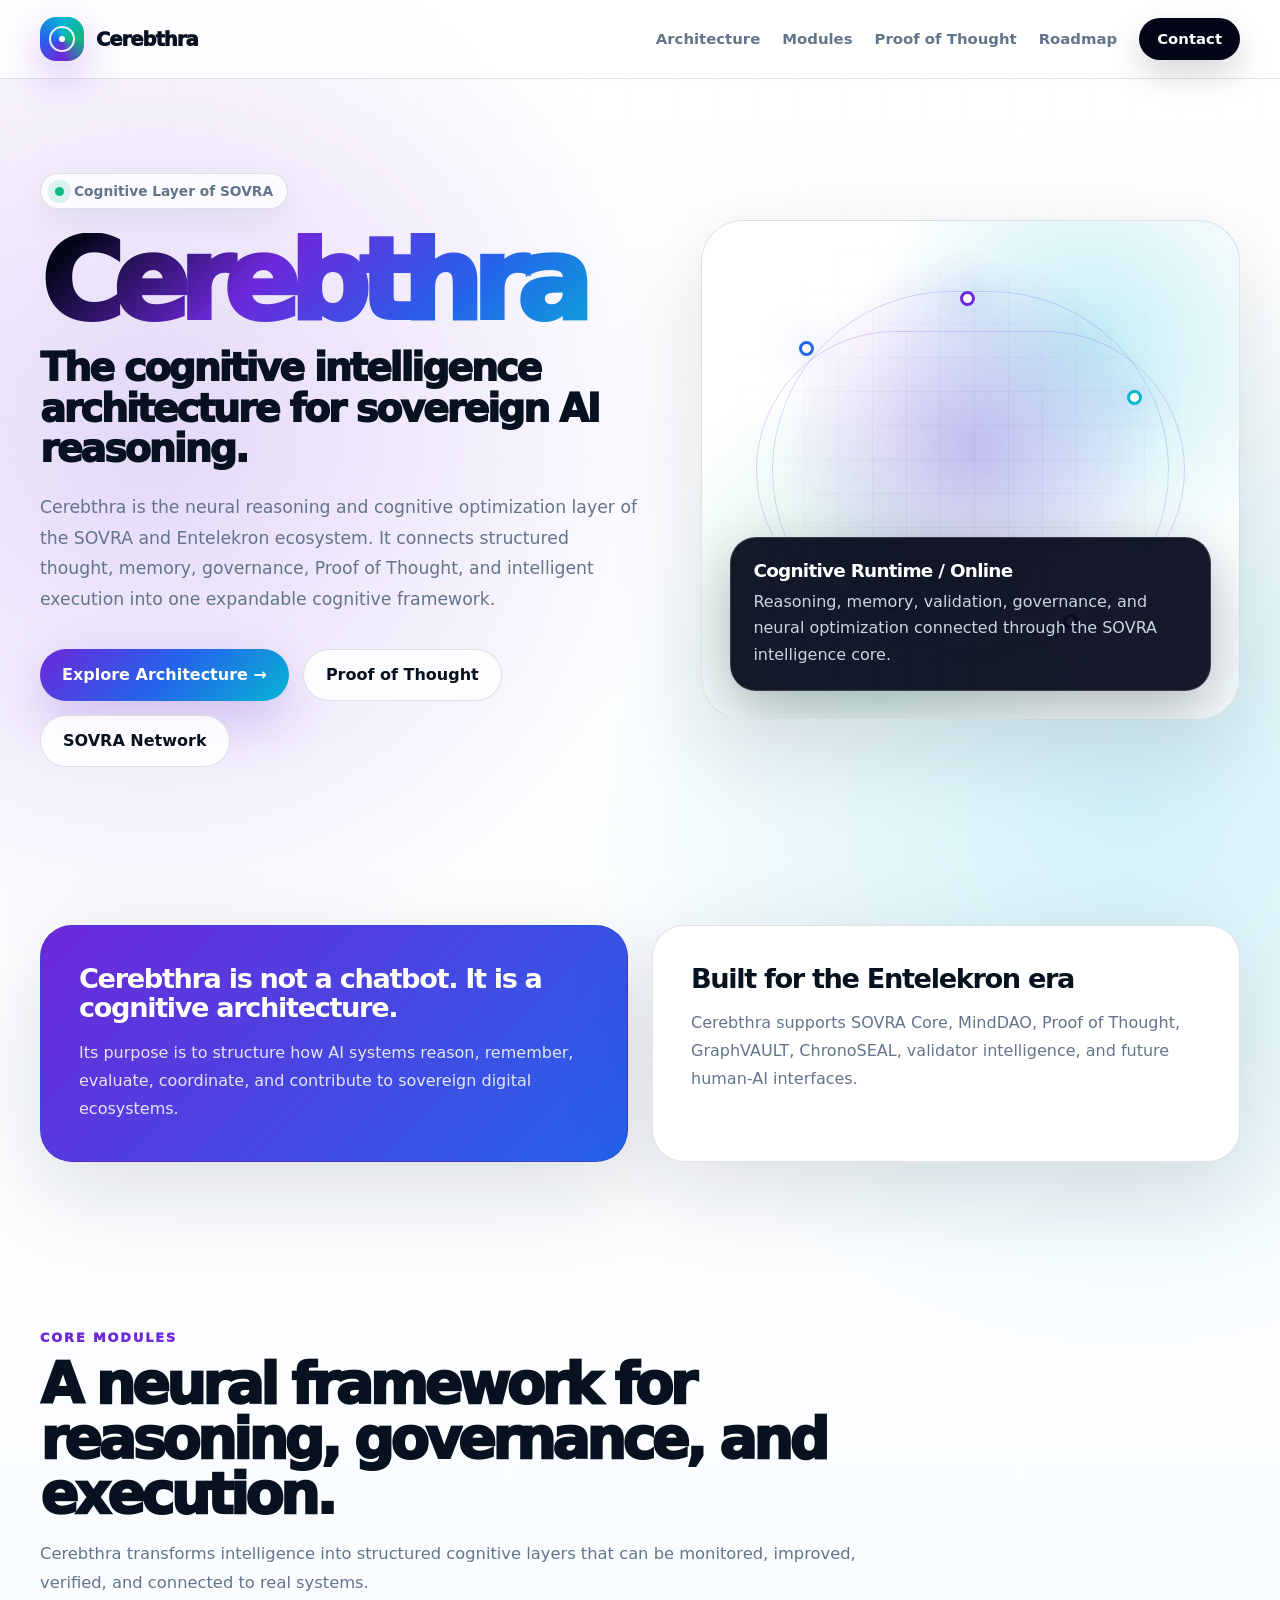
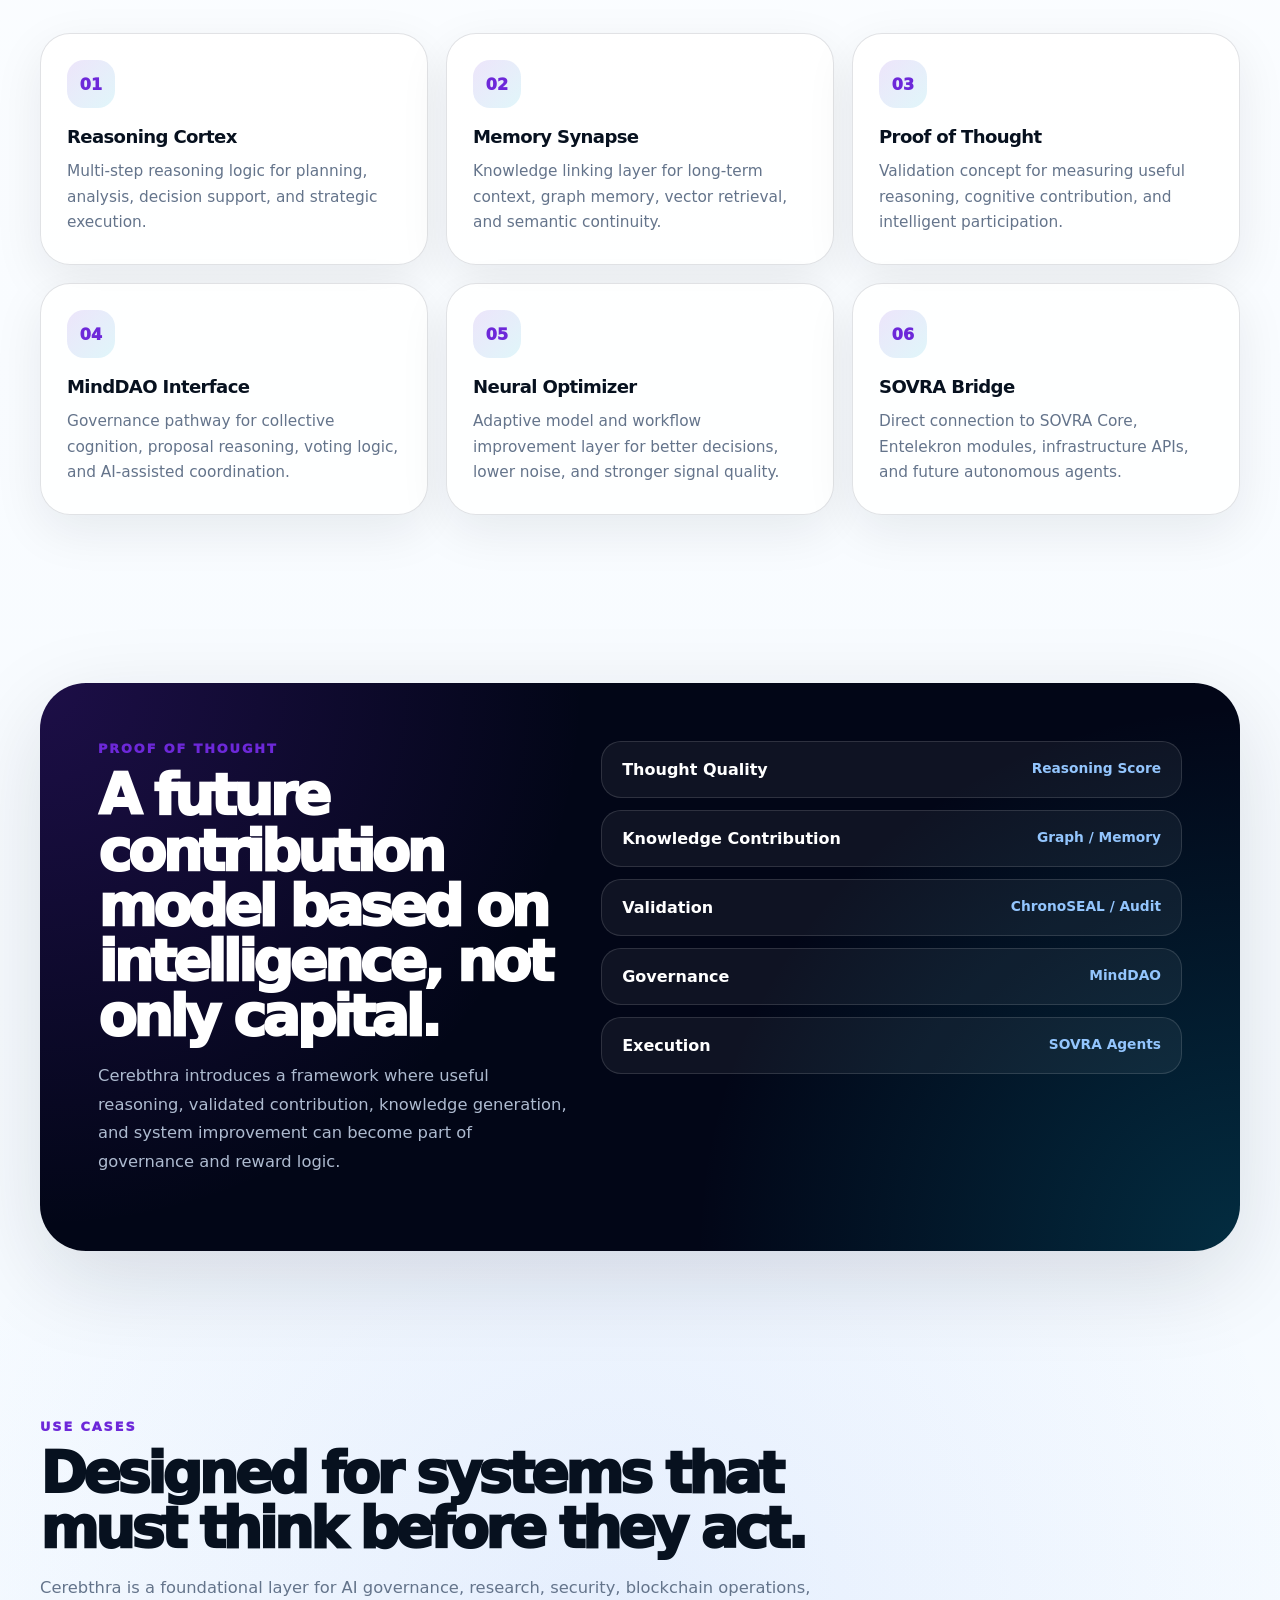
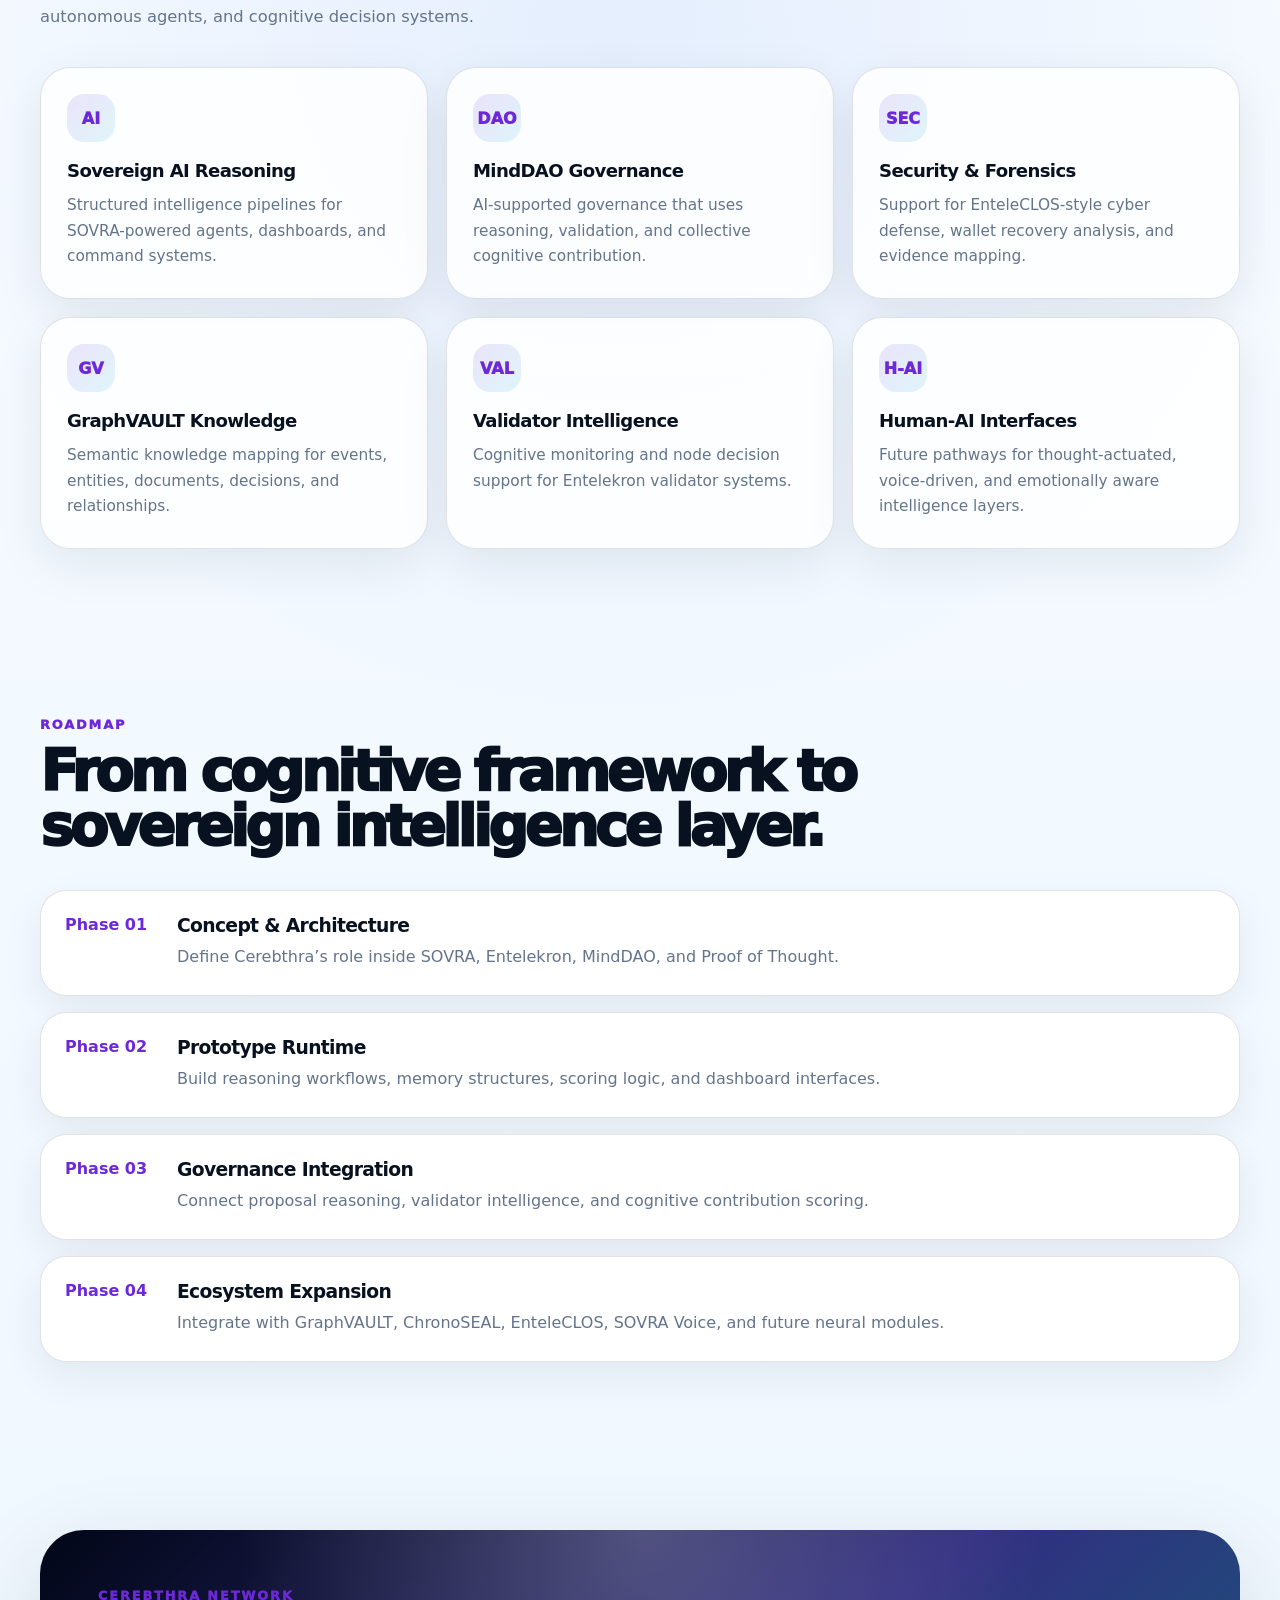
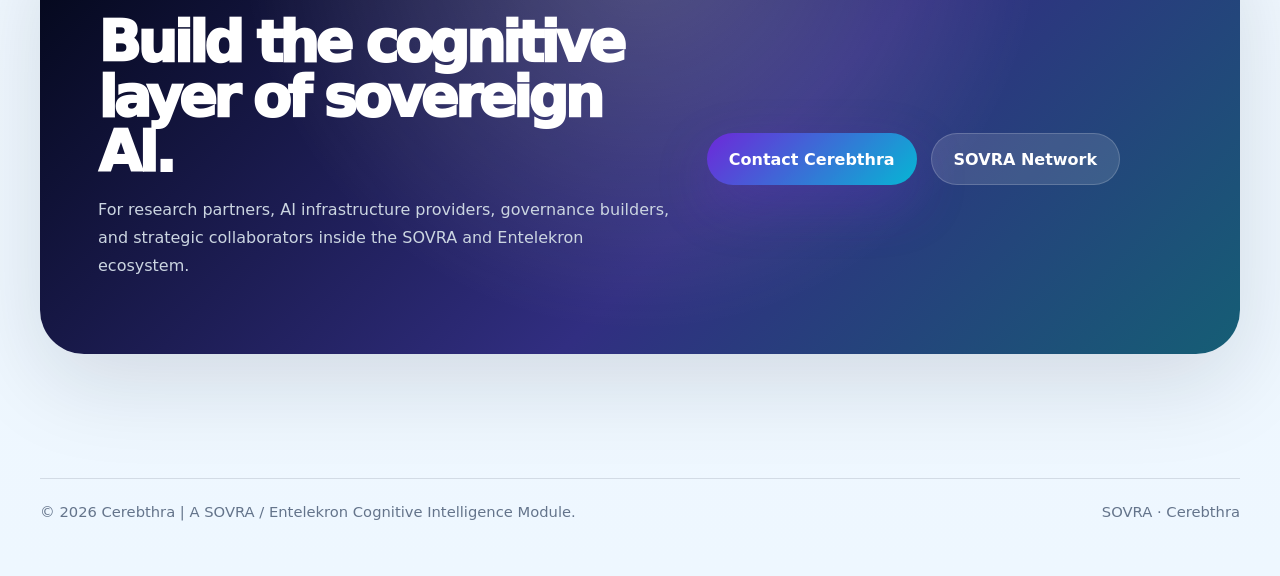
<file: index.html>
<!DOCTYPE html>
<html lang="en">
<head>
  <meta charset="UTF-8" />
  <meta name="viewport" content="width=device-width, initial-scale=1.0" />

  <title>Cerebthra — Cognitive Intelligence Architecture by SOVRA</title>
  <meta name="description" content="Cerebthra is the cognitive intelligence architecture of the SOVRA and Entelekron ecosystem, designed for Proof of Thought, MindDAO, neural optimization, and sovereign AI reasoning." />
  <meta property="og:title" content="Cerebthra — Cognitive Intelligence Architecture" />
  <meta property="og:description" content="The cognitive intelligence layer behind SOVRA, Proof of Thought, MindDAO, and Entelekron." />
  <meta property="og:type" content="website" />
  <meta name="theme-color" content="#f7fbff" />
  <link rel="canonical" href="https://www.cerebthra.com/" />

  <style>
    :root {
      --bg: #f7fbff;
      --paper: rgba(255,255,255,.78);
      --paper-strong: #ffffff;
      --ink: #07111f;
      --muted: #64748b;
      --line: rgba(15,23,42,.12);
      --violet: #6d28d9;
      --blue: #2563eb;
      --cyan: #06b6d4;
      --emerald: #10b981;
      --dark: #020617;
      --shadow: 0 28px 90px rgba(15,23,42,.13);
      --radius: 30px;
    }

    * { box-sizing: border-box; }
    html { scroll-behavior: smooth; }
    body {
      margin: 0;
      font-family: Inter, ui-sans-serif, system-ui, -apple-system, BlinkMacSystemFont, "Segoe UI", sans-serif;
      color: var(--ink);
      background:
        radial-gradient(circle at 12% 8%, rgba(109,40,217,.18), transparent 34rem),
        radial-gradient(circle at 88% 15%, rgba(6,182,212,.18), transparent 34rem),
        radial-gradient(circle at 48% 60%, rgba(37,99,235,.08), transparent 44rem),
        linear-gradient(180deg, #ffffff 0%, #f7fbff 48%, #eef7ff 100%);
      overflow-x: hidden;
    }

    body::before {
      content: "";
      position: fixed;
      inset: 0;
      pointer-events: none;
      opacity: .36;
      background-image:
        linear-gradient(rgba(15,23,42,.035) 1px, transparent 1px),
        linear-gradient(90deg, rgba(15,23,42,.035) 1px, transparent 1px);
      background-size: 42px 42px;
      mask-image: linear-gradient(to bottom, black, transparent 78%);
      z-index: -2;
    }

    a { color: inherit; text-decoration: none; }
    .container { width: min(1200px, calc(100% - 40px)); margin: 0 auto; }

    header {
      position: sticky;
      top: 0;
      z-index: 100;
      background: rgba(255,255,255,.76);
      border-bottom: 1px solid var(--line);
      backdrop-filter: blur(18px);
    }

    .nav {
      min-height: 78px;
      display: flex;
      align-items: center;
      justify-content: space-between;
      gap: 22px;
    }

    .brand {
      display: flex;
      align-items: center;
      gap: 12px;
      font-size: 1.22rem;
      font-weight: 950;
      letter-spacing: -.05em;
    }

    .brand-mark {
      width: 44px;
      height: 44px;
      border-radius: 16px;
      position: relative;
      background: conic-gradient(from 180deg, var(--violet), var(--blue), var(--cyan), var(--emerald), var(--violet));
      box-shadow: 0 16px 42px rgba(109,40,217,.28);
    }

    .brand-mark::before {
      content: "";
      position: absolute;
      inset: 9px;
      border: 2px solid rgba(255,255,255,.9);
      border-radius: 999px;
    }

    .brand-mark::after {
      content: "";
      position: absolute;
      inset: 19px;
      background: #fff;
      border-radius: 999px;
    }

    .nav-links {
      display: flex;
      align-items: center;
      gap: 22px;
      color: var(--muted);
      font-size: .93rem;
      font-weight: 750;
    }

    .nav-links a:hover { color: var(--ink); }

    .nav-cta {
      color: white !important;
      background: var(--dark);
      padding: 12px 18px;
      border-radius: 999px;
      font-weight: 900;
      box-shadow: 0 14px 34px rgba(2,6,23,.16);
    }

    .mobile-toggle {
      display: none;
      width: 46px;
      height: 46px;
      border: 1px solid var(--line);
      border-radius: 16px;
      background: white;
      cursor: pointer;
      align-items: center;
      justify-content: center;
      flex-direction: column;
      gap: 5px;
    }

    .mobile-toggle span {
      width: 20px;
      height: 2px;
      border-radius: 999px;
      background: var(--ink);
      transition: .18s ease;
    }

    .mobile-menu {
      display: none;
      border-top: 1px solid var(--line);
      background: rgba(255,255,255,.96);
      backdrop-filter: blur(18px);
    }

    .mobile-menu-inner {
      width: min(1200px, calc(100% - 40px));
      margin: 0 auto;
      display: grid;
      gap: 10px;
      padding: 16px 0 22px;
    }

    .mobile-menu a {
      padding: 14px 16px;
      border-radius: 18px;
      border: 1px solid var(--line);
      background: white;
      font-weight: 850;
    }

    body.menu-open .mobile-menu { display: block; }
    body.menu-open .mobile-toggle span:nth-child(1) { transform: translateY(7px) rotate(45deg); }
    body.menu-open .mobile-toggle span:nth-child(2) { opacity: 0; }
    body.menu-open .mobile-toggle span:nth-child(3) { transform: translateY(-7px) rotate(-45deg); }

    .hero {
      position: relative;
      padding: 94px 0 74px;
    }

    .hero-grid {
      display: grid;
      grid-template-columns: 1.06fr .94fr;
      gap: 54px;
      align-items: center;
    }

    .eyebrow {
      display: inline-flex;
      align-items: center;
      gap: 10px;
      padding: 9px 14px;
      border: 1px solid var(--line);
      border-radius: 999px;
      background: rgba(255,255,255,.78);
      color: var(--muted);
      font-size: .86rem;
      font-weight: 900;
      box-shadow: 0 10px 34px rgba(15,23,42,.07);
    }

    .pulse {
      width: 9px;
      height: 9px;
      border-radius: 50%;
      background: var(--emerald);
      box-shadow: 0 0 0 7px rgba(16,185,129,.14);
    }

    h1 {
      margin: 24px 0 18px;
      font-size: clamp(3.1rem, 8.8vw, 7.6rem);
      line-height: .86;
      letter-spacing: -.095em;
      font-weight: 950;
    }

    .gradient-text {
      background: linear-gradient(135deg, #020617 6%, var(--violet), var(--blue), var(--cyan));
      -webkit-background-clip: text;
      background-clip: text;
      color: transparent;
    }

    .subtitle {
      margin: 0 0 22px;
      max-width: 860px;
      font-size: clamp(1.36rem, 3vw, 2.45rem);
      line-height: 1.06;
      letter-spacing: -.06em;
      font-weight: 920;
    }

    .lead {
      max-width: 730px;
      margin: 0;
      color: var(--muted);
      font-size: 1.08rem;
      line-height: 1.78;
    }

    .actions {
      display: flex;
      flex-wrap: wrap;
      gap: 14px;
      margin-top: 34px;
    }

    .btn {
      min-height: 52px;
      display: inline-flex;
      align-items: center;
      justify-content: center;
      padding: 0 22px;
      border-radius: 999px;
      border: 1px solid var(--line);
      background: rgba(255,255,255,.86);
      font-weight: 900;
      transition: .18s ease;
    }

    .btn:hover { transform: translateY(-2px); }
    .btn.primary {
      color: white;
      border: none;
      background: linear-gradient(135deg, var(--violet), var(--blue), var(--cyan));
      box-shadow: 0 20px 52px rgba(109,40,217,.25);
    }

    .neural-card {
      min-height: 500px;
      position: relative;
      overflow: hidden;
      padding: 24px;
      border-radius: 42px;
      border: 1px solid var(--line);
      background:
        radial-gradient(circle at 50% 45%, rgba(109,40,217,.28), transparent 12rem),
        radial-gradient(circle at 72% 25%, rgba(6,182,212,.24), transparent 14rem),
        radial-gradient(circle at 30% 78%, rgba(16,185,129,.16), transparent 15rem),
        rgba(255,255,255,.72);
      box-shadow: var(--shadow);
    }

    .neural-card::before {
      content: "";
      position: absolute;
      inset: 0;
      background-image:
        linear-gradient(rgba(15,23,42,.06) 1px, transparent 1px),
        linear-gradient(90deg, rgba(15,23,42,.06) 1px, transparent 1px);
      background-size: 34px 34px;
      mask-image: radial-gradient(circle at center, black, transparent 76%);
    }

    .orbit {
      position: absolute;
      inset: 70px;
      border: 1px solid rgba(37,99,235,.22);
      border-radius: 999px;
      animation: rotate 18s linear infinite;
    }

    .orbit.two {
      inset: 110px 54px;
      border-color: rgba(109,40,217,.20);
      animation-duration: 26s;
      animation-direction: reverse;
    }

    @keyframes rotate { to { transform: rotate(360deg); } }

    .node {
      position: absolute;
      width: 15px;
      height: 15px;
      border-radius: 50%;
      background: white;
      border: 3px solid var(--blue);
      box-shadow: 0 0 34px rgba(37,99,235,.52);
      z-index: 2;
    }
    .n1 { left: 18%; top: 24%; }
    .n2 { left: 48%; top: 14%; border-color: var(--violet); }
    .n3 { right: 18%; top: 34%; border-color: var(--cyan); }
    .n4 { left: 34%; bottom: 22%; border-color: var(--emerald); }
    .n5 { right: 30%; bottom: 18%; border-color: var(--violet); }

    .neural-title {
      position: absolute;
      left: 28px;
      right: 28px;
      bottom: 28px;
      z-index: 3;
      padding: 22px;
      border-radius: 26px;
      color: white;
      border: 1px solid rgba(255,255,255,.16);
      background: rgba(2,6,23,.92);
      box-shadow: 0 20px 60px rgba(2,6,23,.28);
    }

    .neural-title strong {
      display: block;
      margin-bottom: 8px;
      font-size: 1.15rem;
      letter-spacing: -.04em;
    }

    .neural-title p {
      margin: 0;
      color: #cbd5e1;
      line-height: 1.65;
    }

    section { padding: 84px 0; }

    .section-head {
      max-width: 830px;
      margin-bottom: 36px;
    }

    .kicker {
      margin-bottom: 12px;
      color: var(--violet);
      text-transform: uppercase;
      letter-spacing: .15em;
      font-size: .8rem;
      font-weight: 950;
    }

    h2 {
      margin: 0;
      font-size: clamp(2rem, 4.4vw, 4rem);
      line-height: .98;
      letter-spacing: -.07em;
      font-weight: 950;
    }

    .section-text {
      margin-top: 18px;
      color: var(--muted);
      font-size: 1.02rem;
      line-height: 1.75;
    }

    .split {
      display: grid;
      grid-template-columns: 1fr 1fr;
      gap: 24px;
    }

    .statement {
      padding: 38px;
      border-radius: 32px;
      background: white;
      border: 1px solid var(--line);
      box-shadow: var(--shadow);
    }

    .statement.big {
      color: white;
      background: linear-gradient(135deg, var(--violet), var(--blue));
    }

    .statement h3 {
      margin: 0 0 16px;
      font-size: 1.7rem;
      line-height: 1.08;
      letter-spacing: -.05em;
    }

    .statement p {
      margin: 0;
      color: var(--muted);
      line-height: 1.75;
    }

    .statement.big p { color: rgba(255,255,255,.86); }

    .cards {
      display: grid;
      grid-template-columns: repeat(3, 1fr);
      gap: 18px;
    }

    .card {
      min-height: 232px;
      padding: 26px;
      border-radius: var(--radius);
      border: 1px solid var(--line);
      background: rgba(255,255,255,.84);
      box-shadow: 0 16px 50px rgba(15,23,42,.08);
    }

    .icon {
      width: 48px;
      height: 48px;
      margin-bottom: 18px;
      display: grid;
      place-items: center;
      border-radius: 17px;
      color: var(--violet);
      font-weight: 950;
      background: linear-gradient(135deg, rgba(109,40,217,.12), rgba(6,182,212,.12));
    }

    .card h3 {
      margin: 0 0 12px;
      font-size: 1.13rem;
      letter-spacing: -.035em;
    }

    .card p {
      margin: 0;
      color: var(--muted);
      line-height: 1.66;
      font-size: .96rem;
    }

    .dark-band {
      padding: 58px;
      border-radius: 46px;
      color: white;
      background:
        radial-gradient(circle at top left, rgba(109,40,217,.25), transparent 34rem),
        radial-gradient(circle at bottom right, rgba(6,182,212,.22), transparent 34rem),
        #020617;
      box-shadow: var(--shadow);
    }

    .dark-band p,
    .dark-band .section-text { color: #aebbd0; }

    .stack {
      display: grid;
      grid-template-columns: .9fr 1.1fr;
      gap: 28px;
      align-items: start;
    }

    .layers {
      display: grid;
      gap: 12px;
    }

    .layer {
      display: flex;
      justify-content: space-between;
      gap: 18px;
      padding: 18px 20px;
      border-radius: 20px;
      border: 1px solid rgba(255,255,255,.13);
      background: rgba(255,255,255,.055);
    }

    .layer span:first-child { font-weight: 900; }
    .layer span:last-child {
      color: #93c5fd;
      font-size: .86rem;
      font-weight: 850;
      text-align: right;
    }

    .timeline { display: grid; gap: 16px; }

    .step {
      display: grid;
      grid-template-columns: 94px 1fr;
      gap: 18px;
      padding: 24px;
      border: 1px solid var(--line);
      border-radius: 26px;
      background: white;
      box-shadow: 0 14px 42px rgba(15,23,42,.07);
    }

    .step strong { color: var(--violet); }
    .step h3 { margin: 0 0 8px; letter-spacing: -.035em; }
    .step p { margin: 0; color: var(--muted); line-height: 1.68; }

    .cta {
      display: grid;
      grid-template-columns: 1.1fr .9fr;
      align-items: center;
      gap: 28px;
      padding: 58px;
      border-radius: 44px;
      color: white;
      background:
        radial-gradient(circle at top, rgba(255,255,255,.22), transparent 25rem),
        linear-gradient(135deg, #020617, #312e81 58%, #155e75);
      box-shadow: var(--shadow);
    }

    .cta p { color: #cbd5e1; line-height: 1.75; }
    .cta .btn { color: white; background: rgba(255,255,255,.12); border-color: rgba(255,255,255,.18); }
    .cta .btn.primary { background: linear-gradient(135deg, var(--violet), var(--cyan)); }

    footer {
      padding: 40px 0 56px;
      color: var(--muted);
      font-size: .92rem;
    }

    .footer-row {
      display: flex;
      justify-content: space-between;
      gap: 20px;
      border-top: 1px solid var(--line);
      padding-top: 24px;
    }

    @media (max-width: 980px) {
      .hero-grid, .split, .stack, .cta { grid-template-columns: 1fr; }
      .cards { grid-template-columns: 1fr 1fr; }
      .nav-links { display: none; }
      .mobile-toggle { display: inline-flex; }
      .dark-band, .cta { padding: 34px; border-radius: 32px; }
    }

    @media (max-width: 640px) {
      .container { width: min(100% - 28px, 1200px); }
      .hero { padding-top: 56px; }
      h1 { font-size: clamp(3rem, 17vw, 5rem); }
      .cards { grid-template-columns: 1fr; }
      .actions { flex-direction: column; }
      .btn { width: 100%; }
      .step { grid-template-columns: 1fr; }
      .footer-row { flex-direction: column; }
    }
  </style>
</head>

<body>
  <header>
    <div class="container nav">
      <a href="/" class="brand" aria-label="Cerebthra home">
        <span class="brand-mark"></span>
        <span>Cerebthra</span>
      </a>

      <nav class="nav-links" aria-label="Primary navigation">
        <a href="#architecture">Architecture</a>
        <a href="#modules">Modules</a>
        <a href="#proof">Proof of Thought</a>
        <a href="#roadmap">Roadmap</a>
        <a href="#contact" class="nav-cta">Contact</a>
      </nav>

      <button class="mobile-toggle" type="button" aria-label="Open menu" aria-expanded="false" data-mobile-toggle>
        <span></span><span></span><span></span>
      </button>
    </div>

    <div class="mobile-menu" data-mobile-menu>
      <div class="mobile-menu-inner">
        <a href="#architecture">Architecture</a>
        <a href="#modules">Modules</a>
        <a href="#proof">Proof of Thought</a>
        <a href="#roadmap">Roadmap</a>
        <a href="#contact" class="nav-cta">Contact</a>
      </div>
    </div>
  </header>

  <main>
    <section class="hero">
      <div class="container hero-grid">
        <div>
          <div class="eyebrow"><span class="pulse"></span> Cognitive Layer of SOVRA</div>
          <h1 class="gradient-text">Cerebthra</h1>
          <p class="subtitle">The cognitive intelligence architecture for sovereign AI reasoning.</p>
          <p class="lead">
            Cerebthra is the neural reasoning and cognitive optimization layer of the SOVRA and Entelekron ecosystem. It connects structured thought, memory, governance, Proof of Thought, and intelligent execution into one expandable cognitive framework.
          </p>
          <div class="actions">
            <a class="btn primary" href="#architecture">Explore Architecture →</a>
            <a class="btn" href="#proof">Proof of Thought</a>
            <a class="btn" href="https://www.sovra.network/">SOVRA Network</a>
          </div>
        </div>

        <aside class="neural-card" aria-label="Cerebthra neural system visual">
          <span class="orbit"></span>
          <span class="orbit two"></span>
          <span class="node n1"></span>
          <span class="node n2"></span>
          <span class="node n3"></span>
          <span class="node n4"></span>
          <span class="node n5"></span>
          <div class="neural-title">
            <strong>Cognitive Runtime / Online</strong>
            <p>Reasoning, memory, validation, governance, and neural optimization connected through the SOVRA intelligence core.</p>
          </div>
        </aside>
      </div>
    </section>

    <section id="architecture">
      <div class="container split">
        <div class="statement big">
          <h3>Cerebthra is not a chatbot. It is a cognitive architecture.</h3>
          <p>Its purpose is to structure how AI systems reason, remember, evaluate, coordinate, and contribute to sovereign digital ecosystems.</p>
        </div>
        <div class="statement">
          <h3>Built for the Entelekron era</h3>
          <p>Cerebthra supports SOVRA Core, MindDAO, Proof of Thought, GraphVAULT, ChronoSEAL, validator intelligence, and future human-AI interfaces.</p>
        </div>
      </div>
    </section>

    <section id="modules">
      <div class="container">
        <div class="section-head">
          <div class="kicker">Core Modules</div>
          <h2>A neural framework for reasoning, governance, and execution.</h2>
          <p class="section-text">Cerebthra transforms intelligence into structured cognitive layers that can be monitored, improved, verified, and connected to real systems.</p>
        </div>

        <div class="cards">
          <article class="card"><div class="icon">01</div><h3>Reasoning Cortex</h3><p>Multi-step reasoning logic for planning, analysis, decision support, and strategic execution.</p></article>
          <article class="card"><div class="icon">02</div><h3>Memory Synapse</h3><p>Knowledge linking layer for long-term context, graph memory, vector retrieval, and semantic continuity.</p></article>
          <article class="card"><div class="icon">03</div><h3>Proof of Thought</h3><p>Validation concept for measuring useful reasoning, cognitive contribution, and intelligent participation.</p></article>
          <article class="card"><div class="icon">04</div><h3>MindDAO Interface</h3><p>Governance pathway for collective cognition, proposal reasoning, voting logic, and AI-assisted coordination.</p></article>
          <article class="card"><div class="icon">05</div><h3>Neural Optimizer</h3><p>Adaptive model and workflow improvement layer for better decisions, lower noise, and stronger signal quality.</p></article>
          <article class="card"><div class="icon">06</div><h3>SOVRA Bridge</h3><p>Direct connection to SOVRA Core, Entelekron modules, infrastructure APIs, and future autonomous agents.</p></article>
        </div>
      </div>
    </section>

    <section id="proof">
      <div class="container">
        <div class="dark-band stack">
          <div>
            <div class="kicker">Proof of Thought</div>
            <h2>A future contribution model based on intelligence, not only capital.</h2>
            <p class="section-text">Cerebthra introduces a framework where useful reasoning, validated contribution, knowledge generation, and system improvement can become part of governance and reward logic.</p>
          </div>
          <div class="layers">
            <div class="layer"><span>Thought Quality</span><span>Reasoning Score</span></div>
            <div class="layer"><span>Knowledge Contribution</span><span>Graph / Memory</span></div>
            <div class="layer"><span>Validation</span><span>ChronoSEAL / Audit</span></div>
            <div class="layer"><span>Governance</span><span>MindDAO</span></div>
            <div class="layer"><span>Execution</span><span>SOVRA Agents</span></div>
          </div>
        </div>
      </div>
    </section>

    <section id="usecases">
      <div class="container">
        <div class="section-head">
          <div class="kicker">Use Cases</div>
          <h2>Designed for systems that must think before they act.</h2>
          <p class="section-text">Cerebthra is a foundational layer for AI governance, research, security, blockchain operations, autonomous agents, and cognitive decision systems.</p>
        </div>

        <div class="cards">
          <article class="card"><div class="icon">AI</div><h3>Sovereign AI Reasoning</h3><p>Structured intelligence pipelines for SOVRA-powered agents, dashboards, and command systems.</p></article>
          <article class="card"><div class="icon">DAO</div><h3>MindDAO Governance</h3><p>AI-supported governance that uses reasoning, validation, and collective cognitive contribution.</p></article>
          <article class="card"><div class="icon">SEC</div><h3>Security & Forensics</h3><p>Support for EnteleCLOS-style cyber defense, wallet recovery analysis, and evidence mapping.</p></article>
          <article class="card"><div class="icon">GV</div><h3>GraphVAULT Knowledge</h3><p>Semantic knowledge mapping for events, entities, documents, decisions, and relationships.</p></article>
          <article class="card"><div class="icon">VAL</div><h3>Validator Intelligence</h3><p>Cognitive monitoring and node decision support for Entelekron validator systems.</p></article>
          <article class="card"><div class="icon">H-AI</div><h3>Human-AI Interfaces</h3><p>Future pathways for thought-actuated, voice-driven, and emotionally aware intelligence layers.</p></article>
        </div>
      </div>
    </section>

    <section id="roadmap">
      <div class="container">
        <div class="section-head">
          <div class="kicker">Roadmap</div>
          <h2>From cognitive framework to sovereign intelligence layer.</h2>
        </div>

        <div class="timeline">
          <div class="step"><strong>Phase 01</strong><div><h3>Concept & Architecture</h3><p>Define Cerebthra’s role inside SOVRA, Entelekron, MindDAO, and Proof of Thought.</p></div></div>
          <div class="step"><strong>Phase 02</strong><div><h3>Prototype Runtime</h3><p>Build reasoning workflows, memory structures, scoring logic, and dashboard interfaces.</p></div></div>
          <div class="step"><strong>Phase 03</strong><div><h3>Governance Integration</h3><p>Connect proposal reasoning, validator intelligence, and cognitive contribution scoring.</p></div></div>
          <div class="step"><strong>Phase 04</strong><div><h3>Ecosystem Expansion</h3><p>Integrate with GraphVAULT, ChronoSEAL, EnteleCLOS, SOVRA Voice, and future neural modules.</p></div></div>
        </div>
      </div>
    </section>

    <section id="contact">
      <div class="container">
        <div class="cta">
          <div>
            <div class="kicker">Cerebthra Network</div>
            <h2>Build the cognitive layer of sovereign AI.</h2>
            <p>For research partners, AI infrastructure providers, governance builders, and strategic collaborators inside the SOVRA and Entelekron ecosystem.</p>
          </div>
          <div class="actions">
            <a class="btn primary" href="mailto:team@cerebthra.com">Contact Cerebthra</a>
            <a class="btn" href="https://www.sovra.network/">SOVRA Network</a>
          </div>
        </div>
      </div>
    </section>
  </main>

  <footer>
    <div class="container footer-row">
      <div>© 2026 Cerebthra | A SOVRA / Entelekron Cognitive Intelligence Module.</div>
      <div><a href="https://www.sovra.network/">SOVRA</a> · <a href="https://www.cerebthra.com/">Cerebthra</a></div>
    </div>
  </footer>

  <script>
    const mobileToggle = document.querySelector('[data-mobile-toggle]');
    const mobileMenu = document.querySelector('[data-mobile-menu]');

    if (mobileToggle && mobileMenu) {
      mobileToggle.addEventListener('click', () => {
        const isOpen = document.body.classList.toggle('menu-open');
        mobileToggle.setAttribute('aria-expanded', String(isOpen));
      });

      mobileMenu.querySelectorAll('a').forEach((link) => {
        link.addEventListener('click', () => {
          document.body.classList.remove('menu-open');
          mobileToggle.setAttribute('aria-expanded', 'false');
        });
      });
    }
  </script>
</body>
</html>
</file>
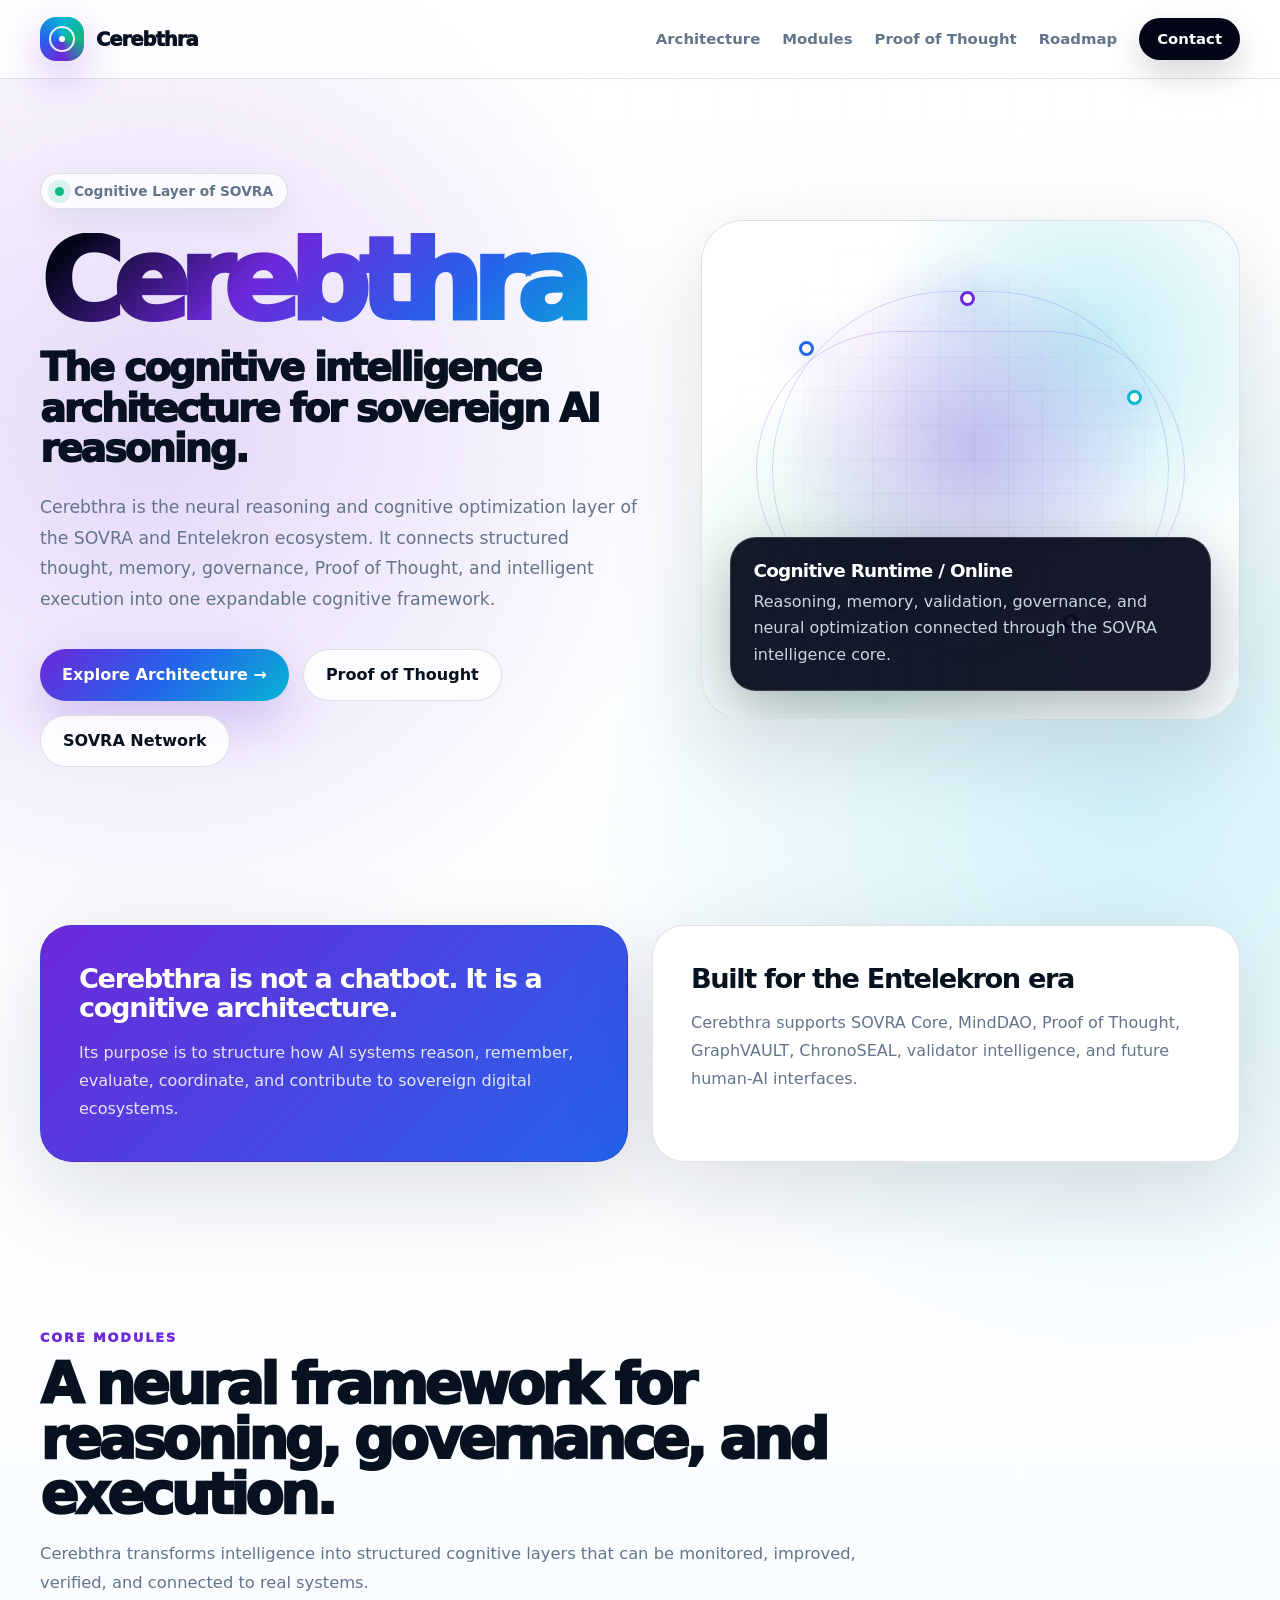
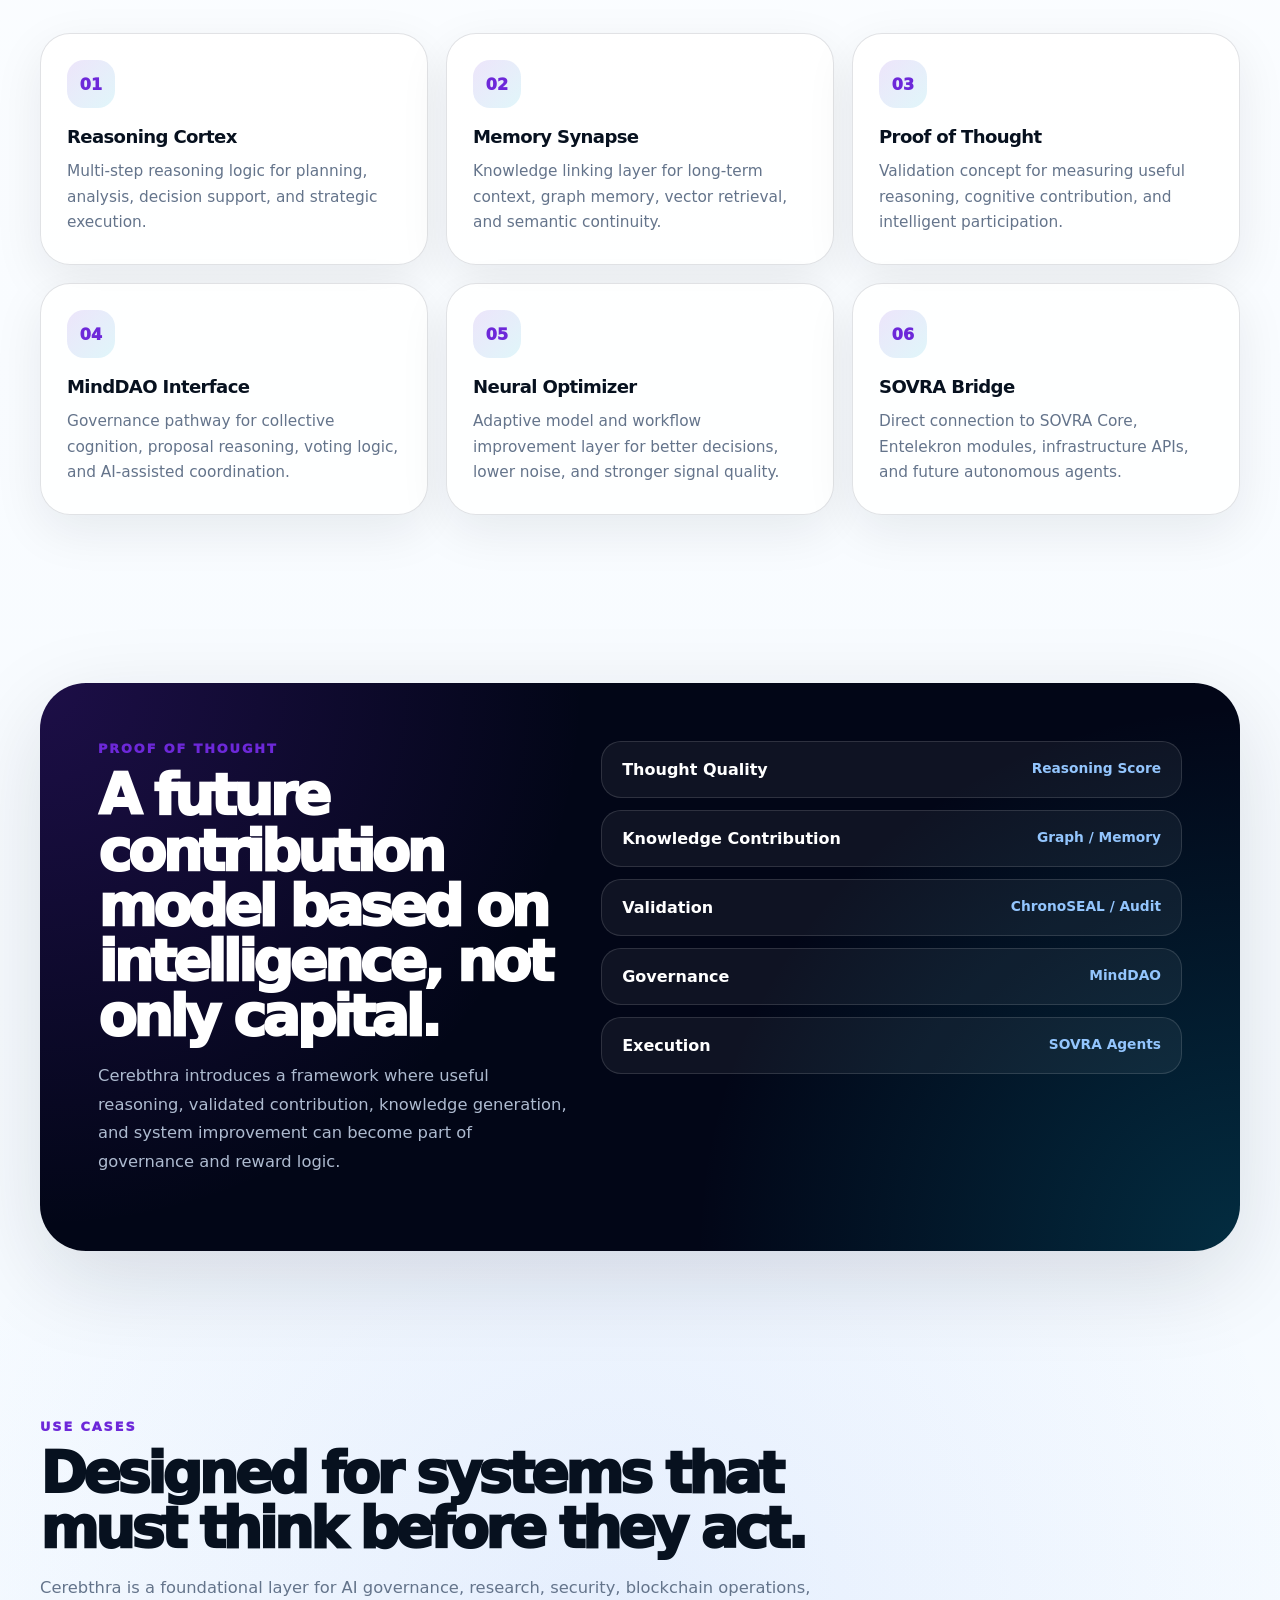
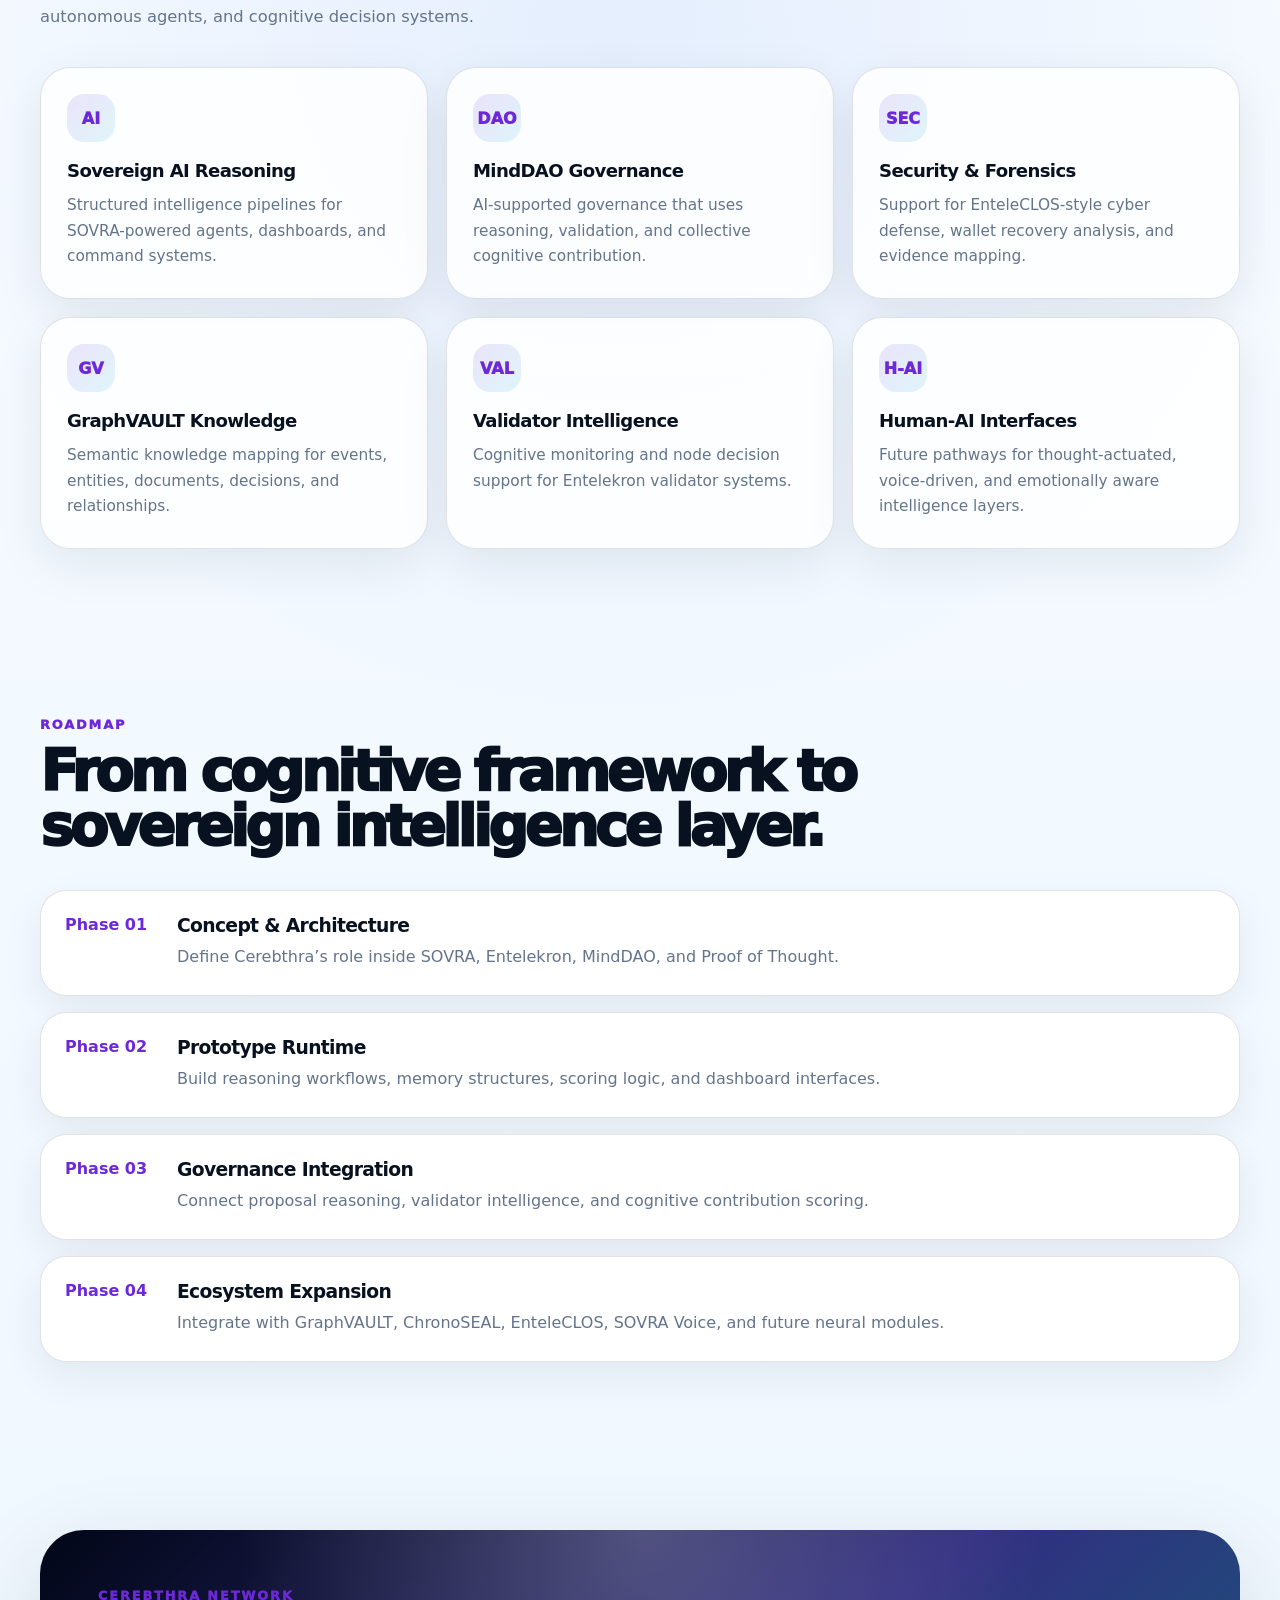
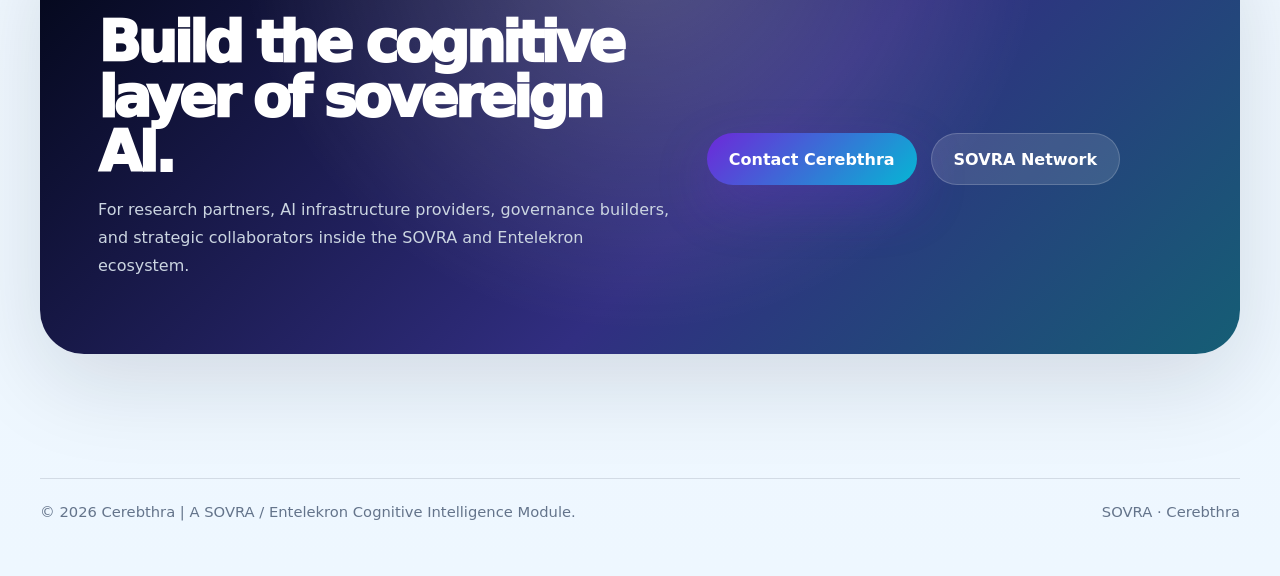
<file: index.html.html>
<!DOCTYPE html>
<html lang="en">
<head>
  <meta charset="UTF-8" />
  <meta name="viewport" content="width=device-width, initial-scale=1.0" />

  <title>Cerebthra — Cognitive Intelligence Architecture by SOVRA</title>
  <meta name="description" content="Cerebthra is the cognitive intelligence architecture of the SOVRA and Entelekron ecosystem, designed for Proof of Thought, MindDAO, neural optimization, and sovereign AI reasoning." />
  <meta property="og:title" content="Cerebthra — Cognitive Intelligence Architecture" />
  <meta property="og:description" content="The cognitive intelligence layer behind SOVRA, Proof of Thought, MindDAO, and Entelekron." />
  <meta property="og:type" content="website" />
  <meta name="theme-color" content="#f7fbff" />
  <link rel="canonical" href="https://www.cerebthra.com/" />

  <style>
    :root {
      --bg: #f7fbff;
      --paper: rgba(255,255,255,.78);
      --paper-strong: #ffffff;
      --ink: #07111f;
      --muted: #64748b;
      --line: rgba(15,23,42,.12);
      --violet: #6d28d9;
      --blue: #2563eb;
      --cyan: #06b6d4;
      --emerald: #10b981;
      --dark: #020617;
      --shadow: 0 28px 90px rgba(15,23,42,.13);
      --radius: 30px;
    }

    * { box-sizing: border-box; }
    html { scroll-behavior: smooth; }
    body {
      margin: 0;
      font-family: Inter, ui-sans-serif, system-ui, -apple-system, BlinkMacSystemFont, "Segoe UI", sans-serif;
      color: var(--ink);
      background:
        radial-gradient(circle at 12% 8%, rgba(109,40,217,.18), transparent 34rem),
        radial-gradient(circle at 88% 15%, rgba(6,182,212,.18), transparent 34rem),
        radial-gradient(circle at 48% 60%, rgba(37,99,235,.08), transparent 44rem),
        linear-gradient(180deg, #ffffff 0%, #f7fbff 48%, #eef7ff 100%);
      overflow-x: hidden;
    }

    body::before {
      content: "";
      position: fixed;
      inset: 0;
      pointer-events: none;
      opacity: .36;
      background-image:
        linear-gradient(rgba(15,23,42,.035) 1px, transparent 1px),
        linear-gradient(90deg, rgba(15,23,42,.035) 1px, transparent 1px);
      background-size: 42px 42px;
      mask-image: linear-gradient(to bottom, black, transparent 78%);
      z-index: -2;
    }

    a { color: inherit; text-decoration: none; }
    .container { width: min(1200px, calc(100% - 40px)); margin: 0 auto; }

    header {
      position: sticky;
      top: 0;
      z-index: 100;
      background: rgba(255,255,255,.76);
      border-bottom: 1px solid var(--line);
      backdrop-filter: blur(18px);
    }

    .nav {
      min-height: 78px;
      display: flex;
      align-items: center;
      justify-content: space-between;
      gap: 22px;
    }

    .brand {
      display: flex;
      align-items: center;
      gap: 12px;
      font-size: 1.22rem;
      font-weight: 950;
      letter-spacing: -.05em;
    }

    .brand-mark {
      width: 44px;
      height: 44px;
      border-radius: 16px;
      position: relative;
      background: conic-gradient(from 180deg, var(--violet), var(--blue), var(--cyan), var(--emerald), var(--violet));
      box-shadow: 0 16px 42px rgba(109,40,217,.28);
    }

    .brand-mark::before {
      content: "";
      position: absolute;
      inset: 9px;
      border: 2px solid rgba(255,255,255,.9);
      border-radius: 999px;
    }

    .brand-mark::after {
      content: "";
      position: absolute;
      inset: 19px;
      background: #fff;
      border-radius: 999px;
    }

    .nav-links {
      display: flex;
      align-items: center;
      gap: 22px;
      color: var(--muted);
      font-size: .93rem;
      font-weight: 750;
    }

    .nav-links a:hover { color: var(--ink); }

    .nav-cta {
      color: white !important;
      background: var(--dark);
      padding: 12px 18px;
      border-radius: 999px;
      font-weight: 900;
      box-shadow: 0 14px 34px rgba(2,6,23,.16);
    }

    .mobile-toggle {
      display: none;
      width: 46px;
      height: 46px;
      border: 1px solid var(--line);
      border-radius: 16px;
      background: white;
      cursor: pointer;
      align-items: center;
      justify-content: center;
      flex-direction: column;
      gap: 5px;
    }

    .mobile-toggle span {
      width: 20px;
      height: 2px;
      border-radius: 999px;
      background: var(--ink);
      transition: .18s ease;
    }

    .mobile-menu {
      display: none;
      border-top: 1px solid var(--line);
      background: rgba(255,255,255,.96);
      backdrop-filter: blur(18px);
    }

    .mobile-menu-inner {
      width: min(1200px, calc(100% - 40px));
      margin: 0 auto;
      display: grid;
      gap: 10px;
      padding: 16px 0 22px;
    }

    .mobile-menu a {
      padding: 14px 16px;
      border-radius: 18px;
      border: 1px solid var(--line);
      background: white;
      font-weight: 850;
    }

    body.menu-open .mobile-menu { display: block; }
    body.menu-open .mobile-toggle span:nth-child(1) { transform: translateY(7px) rotate(45deg); }
    body.menu-open .mobile-toggle span:nth-child(2) { opacity: 0; }
    body.menu-open .mobile-toggle span:nth-child(3) { transform: translateY(-7px) rotate(-45deg); }

    .hero {
      position: relative;
      padding: 94px 0 74px;
    }

    .hero-grid {
      display: grid;
      grid-template-columns: 1.06fr .94fr;
      gap: 54px;
      align-items: center;
    }

    .eyebrow {
      display: inline-flex;
      align-items: center;
      gap: 10px;
      padding: 9px 14px;
      border: 1px solid var(--line);
      border-radius: 999px;
      background: rgba(255,255,255,.78);
      color: var(--muted);
      font-size: .86rem;
      font-weight: 900;
      box-shadow: 0 10px 34px rgba(15,23,42,.07);
    }

    .pulse {
      width: 9px;
      height: 9px;
      border-radius: 50%;
      background: var(--emerald);
      box-shadow: 0 0 0 7px rgba(16,185,129,.14);
    }

    h1 {
      margin: 24px 0 18px;
      font-size: clamp(3.1rem, 8.8vw, 7.6rem);
      line-height: .86;
      letter-spacing: -.095em;
      font-weight: 950;
    }

    .gradient-text {
      background: linear-gradient(135deg, #020617 6%, var(--violet), var(--blue), var(--cyan));
      -webkit-background-clip: text;
      background-clip: text;
      color: transparent;
    }

    .subtitle {
      margin: 0 0 22px;
      max-width: 860px;
      font-size: clamp(1.36rem, 3vw, 2.45rem);
      line-height: 1.06;
      letter-spacing: -.06em;
      font-weight: 920;
    }

    .lead {
      max-width: 730px;
      margin: 0;
      color: var(--muted);
      font-size: 1.08rem;
      line-height: 1.78;
    }

    .actions {
      display: flex;
      flex-wrap: wrap;
      gap: 14px;
      margin-top: 34px;
    }

    .btn {
      min-height: 52px;
      display: inline-flex;
      align-items: center;
      justify-content: center;
      padding: 0 22px;
      border-radius: 999px;
      border: 1px solid var(--line);
      background: rgba(255,255,255,.86);
      font-weight: 900;
      transition: .18s ease;
    }

    .btn:hover { transform: translateY(-2px); }
    .btn.primary {
      color: white;
      border: none;
      background: linear-gradient(135deg, var(--violet), var(--blue), var(--cyan));
      box-shadow: 0 20px 52px rgba(109,40,217,.25);
    }

    .neural-card {
      min-height: 500px;
      position: relative;
      overflow: hidden;
      padding: 24px;
      border-radius: 42px;
      border: 1px solid var(--line);
      background:
        radial-gradient(circle at 50% 45%, rgba(109,40,217,.28), transparent 12rem),
        radial-gradient(circle at 72% 25%, rgba(6,182,212,.24), transparent 14rem),
        radial-gradient(circle at 30% 78%, rgba(16,185,129,.16), transparent 15rem),
        rgba(255,255,255,.72);
      box-shadow: var(--shadow);
    }

    .neural-card::before {
      content: "";
      position: absolute;
      inset: 0;
      background-image:
        linear-gradient(rgba(15,23,42,.06) 1px, transparent 1px),
        linear-gradient(90deg, rgba(15,23,42,.06) 1px, transparent 1px);
      background-size: 34px 34px;
      mask-image: radial-gradient(circle at center, black, transparent 76%);
    }

    .orbit {
      position: absolute;
      inset: 70px;
      border: 1px solid rgba(37,99,235,.22);
      border-radius: 999px;
      animation: rotate 18s linear infinite;
    }

    .orbit.two {
      inset: 110px 54px;
      border-color: rgba(109,40,217,.20);
      animation-duration: 26s;
      animation-direction: reverse;
    }

    @keyframes rotate { to { transform: rotate(360deg); } }

    .node {
      position: absolute;
      width: 15px;
      height: 15px;
      border-radius: 50%;
      background: white;
      border: 3px solid var(--blue);
      box-shadow: 0 0 34px rgba(37,99,235,.52);
      z-index: 2;
    }
    .n1 { left: 18%; top: 24%; }
    .n2 { left: 48%; top: 14%; border-color: var(--violet); }
    .n3 { right: 18%; top: 34%; border-color: var(--cyan); }
    .n4 { left: 34%; bottom: 22%; border-color: var(--emerald); }
    .n5 { right: 30%; bottom: 18%; border-color: var(--violet); }

    .neural-title {
      position: absolute;
      left: 28px;
      right: 28px;
      bottom: 28px;
      z-index: 3;
      padding: 22px;
      border-radius: 26px;
      color: white;
      border: 1px solid rgba(255,255,255,.16);
      background: rgba(2,6,23,.92);
      box-shadow: 0 20px 60px rgba(2,6,23,.28);
    }

    .neural-title strong {
      display: block;
      margin-bottom: 8px;
      font-size: 1.15rem;
      letter-spacing: -.04em;
    }

    .neural-title p {
      margin: 0;
      color: #cbd5e1;
      line-height: 1.65;
    }

    section { padding: 84px 0; }

    .section-head {
      max-width: 830px;
      margin-bottom: 36px;
    }

    .kicker {
      margin-bottom: 12px;
      color: var(--violet);
      text-transform: uppercase;
      letter-spacing: .15em;
      font-size: .8rem;
      font-weight: 950;
    }

    h2 {
      margin: 0;
      font-size: clamp(2rem, 4.4vw, 4rem);
      line-height: .98;
      letter-spacing: -.07em;
      font-weight: 950;
    }

    .section-text {
      margin-top: 18px;
      color: var(--muted);
      font-size: 1.02rem;
      line-height: 1.75;
    }

    .split {
      display: grid;
      grid-template-columns: 1fr 1fr;
      gap: 24px;
    }

    .statement {
      padding: 38px;
      border-radius: 32px;
      background: white;
      border: 1px solid var(--line);
      box-shadow: var(--shadow);
    }

    .statement.big {
      color: white;
      background: linear-gradient(135deg, var(--violet), var(--blue));
    }

    .statement h3 {
      margin: 0 0 16px;
      font-size: 1.7rem;
      line-height: 1.08;
      letter-spacing: -.05em;
    }

    .statement p {
      margin: 0;
      color: var(--muted);
      line-height: 1.75;
    }

    .statement.big p { color: rgba(255,255,255,.86); }

    .cards {
      display: grid;
      grid-template-columns: repeat(3, 1fr);
      gap: 18px;
    }

    .card {
      min-height: 232px;
      padding: 26px;
      border-radius: var(--radius);
      border: 1px solid var(--line);
      background: rgba(255,255,255,.84);
      box-shadow: 0 16px 50px rgba(15,23,42,.08);
    }

    .icon {
      width: 48px;
      height: 48px;
      margin-bottom: 18px;
      display: grid;
      place-items: center;
      border-radius: 17px;
      color: var(--violet);
      font-weight: 950;
      background: linear-gradient(135deg, rgba(109,40,217,.12), rgba(6,182,212,.12));
    }

    .card h3 {
      margin: 0 0 12px;
      font-size: 1.13rem;
      letter-spacing: -.035em;
    }

    .card p {
      margin: 0;
      color: var(--muted);
      line-height: 1.66;
      font-size: .96rem;
    }

    .dark-band {
      padding: 58px;
      border-radius: 46px;
      color: white;
      background:
        radial-gradient(circle at top left, rgba(109,40,217,.25), transparent 34rem),
        radial-gradient(circle at bottom right, rgba(6,182,212,.22), transparent 34rem),
        #020617;
      box-shadow: var(--shadow);
    }

    .dark-band p,
    .dark-band .section-text { color: #aebbd0; }

    .stack {
      display: grid;
      grid-template-columns: .9fr 1.1fr;
      gap: 28px;
      align-items: start;
    }

    .layers {
      display: grid;
      gap: 12px;
    }

    .layer {
      display: flex;
      justify-content: space-between;
      gap: 18px;
      padding: 18px 20px;
      border-radius: 20px;
      border: 1px solid rgba(255,255,255,.13);
      background: rgba(255,255,255,.055);
    }

    .layer span:first-child { font-weight: 900; }
    .layer span:last-child {
      color: #93c5fd;
      font-size: .86rem;
      font-weight: 850;
      text-align: right;
    }

    .timeline { display: grid; gap: 16px; }

    .step {
      display: grid;
      grid-template-columns: 94px 1fr;
      gap: 18px;
      padding: 24px;
      border: 1px solid var(--line);
      border-radius: 26px;
      background: white;
      box-shadow: 0 14px 42px rgba(15,23,42,.07);
    }

    .step strong { color: var(--violet); }
    .step h3 { margin: 0 0 8px; letter-spacing: -.035em; }
    .step p { margin: 0; color: var(--muted); line-height: 1.68; }

    .cta {
      display: grid;
      grid-template-columns: 1.1fr .9fr;
      align-items: center;
      gap: 28px;
      padding: 58px;
      border-radius: 44px;
      color: white;
      background:
        radial-gradient(circle at top, rgba(255,255,255,.22), transparent 25rem),
        linear-gradient(135deg, #020617, #312e81 58%, #155e75);
      box-shadow: var(--shadow);
    }

    .cta p { color: #cbd5e1; line-height: 1.75; }
    .cta .btn { color: white; background: rgba(255,255,255,.12); border-color: rgba(255,255,255,.18); }
    .cta .btn.primary { background: linear-gradient(135deg, var(--violet), var(--cyan)); }

    footer {
      padding: 40px 0 56px;
      color: var(--muted);
      font-size: .92rem;
    }

    .footer-row {
      display: flex;
      justify-content: space-between;
      gap: 20px;
      border-top: 1px solid var(--line);
      padding-top: 24px;
    }

    @media (max-width: 980px) {
      .hero-grid, .split, .stack, .cta { grid-template-columns: 1fr; }
      .cards { grid-template-columns: 1fr 1fr; }
      .nav-links { display: none; }
      .mobile-toggle { display: inline-flex; }
      .dark-band, .cta { padding: 34px; border-radius: 32px; }
    }

    @media (max-width: 640px) {
      .container { width: min(100% - 28px, 1200px); }
      .hero { padding-top: 56px; }
      h1 { font-size: clamp(3rem, 17vw, 5rem); }
      .cards { grid-template-columns: 1fr; }
      .actions { flex-direction: column; }
      .btn { width: 100%; }
      .step { grid-template-columns: 1fr; }
      .footer-row { flex-direction: column; }
    }
  </style>
</head>

<body>
  <header>
    <div class="container nav">
      <a href="/" class="brand" aria-label="Cerebthra home">
        <span class="brand-mark"></span>
        <span>Cerebthra</span>
      </a>

      <nav class="nav-links" aria-label="Primary navigation">
        <a href="#architecture">Architecture</a>
        <a href="#modules">Modules</a>
        <a href="#proof">Proof of Thought</a>
        <a href="#roadmap">Roadmap</a>
        <a href="#contact" class="nav-cta">Contact</a>
      </nav>

      <button class="mobile-toggle" type="button" aria-label="Open menu" aria-expanded="false" data-mobile-toggle>
        <span></span><span></span><span></span>
      </button>
    </div>

    <div class="mobile-menu" data-mobile-menu>
      <div class="mobile-menu-inner">
        <a href="#architecture">Architecture</a>
        <a href="#modules">Modules</a>
        <a href="#proof">Proof of Thought</a>
        <a href="#roadmap">Roadmap</a>
        <a href="#contact" class="nav-cta">Contact</a>
      </div>
    </div>
  </header>

  <main>
    <section class="hero">
      <div class="container hero-grid">
        <div>
          <div class="eyebrow"><span class="pulse"></span> Cognitive Layer of SOVRA</div>
          <h1 class="gradient-text">Cerebthra</h1>
          <p class="subtitle">The cognitive intelligence architecture for sovereign AI reasoning.</p>
          <p class="lead">
            Cerebthra is the neural reasoning and cognitive optimization layer of the SOVRA and Entelekron ecosystem. It connects structured thought, memory, governance, Proof of Thought, and intelligent execution into one expandable cognitive framework.
          </p>
          <div class="actions">
            <a class="btn primary" href="#architecture">Explore Architecture →</a>
            <a class="btn" href="#proof">Proof of Thought</a>
            <a class="btn" href="https://www.sovra.network/">SOVRA Network</a>
          </div>
        </div>

        <aside class="neural-card" aria-label="Cerebthra neural system visual">
          <span class="orbit"></span>
          <span class="orbit two"></span>
          <span class="node n1"></span>
          <span class="node n2"></span>
          <span class="node n3"></span>
          <span class="node n4"></span>
          <span class="node n5"></span>
          <div class="neural-title">
            <strong>Cognitive Runtime / Online</strong>
            <p>Reasoning, memory, validation, governance, and neural optimization connected through the SOVRA intelligence core.</p>
          </div>
        </aside>
      </div>
    </section>

    <section id="architecture">
      <div class="container split">
        <div class="statement big">
          <h3>Cerebthra is not a chatbot. It is a cognitive architecture.</h3>
          <p>Its purpose is to structure how AI systems reason, remember, evaluate, coordinate, and contribute to sovereign digital ecosystems.</p>
        </div>
        <div class="statement">
          <h3>Built for the Entelekron era</h3>
          <p>Cerebthra supports SOVRA Core, MindDAO, Proof of Thought, GraphVAULT, ChronoSEAL, validator intelligence, and future human-AI interfaces.</p>
        </div>
      </div>
    </section>

    <section id="modules">
      <div class="container">
        <div class="section-head">
          <div class="kicker">Core Modules</div>
          <h2>A neural framework for reasoning, governance, and execution.</h2>
          <p class="section-text">Cerebthra transforms intelligence into structured cognitive layers that can be monitored, improved, verified, and connected to real systems.</p>
        </div>

        <div class="cards">
          <article class="card"><div class="icon">01</div><h3>Reasoning Cortex</h3><p>Multi-step reasoning logic for planning, analysis, decision support, and strategic execution.</p></article>
          <article class="card"><div class="icon">02</div><h3>Memory Synapse</h3><p>Knowledge linking layer for long-term context, graph memory, vector retrieval, and semantic continuity.</p></article>
          <article class="card"><div class="icon">03</div><h3>Proof of Thought</h3><p>Validation concept for measuring useful reasoning, cognitive contribution, and intelligent participation.</p></article>
          <article class="card"><div class="icon">04</div><h3>MindDAO Interface</h3><p>Governance pathway for collective cognition, proposal reasoning, voting logic, and AI-assisted coordination.</p></article>
          <article class="card"><div class="icon">05</div><h3>Neural Optimizer</h3><p>Adaptive model and workflow improvement layer for better decisions, lower noise, and stronger signal quality.</p></article>
          <article class="card"><div class="icon">06</div><h3>SOVRA Bridge</h3><p>Direct connection to SOVRA Core, Entelekron modules, infrastructure APIs, and future autonomous agents.</p></article>
        </div>
      </div>
    </section>

    <section id="proof">
      <div class="container">
        <div class="dark-band stack">
          <div>
            <div class="kicker">Proof of Thought</div>
            <h2>A future contribution model based on intelligence, not only capital.</h2>
            <p class="section-text">Cerebthra introduces a framework where useful reasoning, validated contribution, knowledge generation, and system improvement can become part of governance and reward logic.</p>
          </div>
          <div class="layers">
            <div class="layer"><span>Thought Quality</span><span>Reasoning Score</span></div>
            <div class="layer"><span>Knowledge Contribution</span><span>Graph / Memory</span></div>
            <div class="layer"><span>Validation</span><span>ChronoSEAL / Audit</span></div>
            <div class="layer"><span>Governance</span><span>MindDAO</span></div>
            <div class="layer"><span>Execution</span><span>SOVRA Agents</span></div>
          </div>
        </div>
      </div>
    </section>

    <section id="usecases">
      <div class="container">
        <div class="section-head">
          <div class="kicker">Use Cases</div>
          <h2>Designed for systems that must think before they act.</h2>
          <p class="section-text">Cerebthra is a foundational layer for AI governance, research, security, blockchain operations, autonomous agents, and cognitive decision systems.</p>
        </div>

        <div class="cards">
          <article class="card"><div class="icon">AI</div><h3>Sovereign AI Reasoning</h3><p>Structured intelligence pipelines for SOVRA-powered agents, dashboards, and command systems.</p></article>
          <article class="card"><div class="icon">DAO</div><h3>MindDAO Governance</h3><p>AI-supported governance that uses reasoning, validation, and collective cognitive contribution.</p></article>
          <article class="card"><div class="icon">SEC</div><h3>Security & Forensics</h3><p>Support for EnteleCLOS-style cyber defense, wallet recovery analysis, and evidence mapping.</p></article>
          <article class="card"><div class="icon">GV</div><h3>GraphVAULT Knowledge</h3><p>Semantic knowledge mapping for events, entities, documents, decisions, and relationships.</p></article>
          <article class="card"><div class="icon">VAL</div><h3>Validator Intelligence</h3><p>Cognitive monitoring and node decision support for Entelekron validator systems.</p></article>
          <article class="card"><div class="icon">H-AI</div><h3>Human-AI Interfaces</h3><p>Future pathways for thought-actuated, voice-driven, and emotionally aware intelligence layers.</p></article>
        </div>
      </div>
    </section>

    <section id="roadmap">
      <div class="container">
        <div class="section-head">
          <div class="kicker">Roadmap</div>
          <h2>From cognitive framework to sovereign intelligence layer.</h2>
        </div>

        <div class="timeline">
          <div class="step"><strong>Phase 01</strong><div><h3>Concept & Architecture</h3><p>Define Cerebthra’s role inside SOVRA, Entelekron, MindDAO, and Proof of Thought.</p></div></div>
          <div class="step"><strong>Phase 02</strong><div><h3>Prototype Runtime</h3><p>Build reasoning workflows, memory structures, scoring logic, and dashboard interfaces.</p></div></div>
          <div class="step"><strong>Phase 03</strong><div><h3>Governance Integration</h3><p>Connect proposal reasoning, validator intelligence, and cognitive contribution scoring.</p></div></div>
          <div class="step"><strong>Phase 04</strong><div><h3>Ecosystem Expansion</h3><p>Integrate with GraphVAULT, ChronoSEAL, EnteleCLOS, SOVRA Voice, and future neural modules.</p></div></div>
        </div>
      </div>
    </section>

    <section id="contact">
      <div class="container">
        <div class="cta">
          <div>
            <div class="kicker">Cerebthra Network</div>
            <h2>Build the cognitive layer of sovereign AI.</h2>
            <p>For research partners, AI infrastructure providers, governance builders, and strategic collaborators inside the SOVRA and Entelekron ecosystem.</p>
          </div>
          <div class="actions">
            <a class="btn primary" href="mailto:team@cerebthra.com">Contact Cerebthra</a>
            <a class="btn" href="https://www.sovra.network/">SOVRA Network</a>
          </div>
        </div>
      </div>
    </section>
  </main>

  <footer>
    <div class="container footer-row">
      <div>© 2026 Cerebthra | A SOVRA / Entelekron Cognitive Intelligence Module.</div>
      <div><a href="https://www.sovra.network/">SOVRA</a> · <a href="https://www.cerebthra.com/">Cerebthra</a></div>
    </div>
  </footer>

  <script>
    const mobileToggle = document.querySelector('[data-mobile-toggle]');
    const mobileMenu = document.querySelector('[data-mobile-menu]');

    if (mobileToggle && mobileMenu) {
      mobileToggle.addEventListener('click', () => {
        const isOpen = document.body.classList.toggle('menu-open');
        mobileToggle.setAttribute('aria-expanded', String(isOpen));
      });

      mobileMenu.querySelectorAll('a').forEach((link) => {
        link.addEventListener('click', () => {
          document.body.classList.remove('menu-open');
          mobileToggle.setAttribute('aria-expanded', 'false');
        });
      });
    }
  </script>
</body>
</html>
</file>
